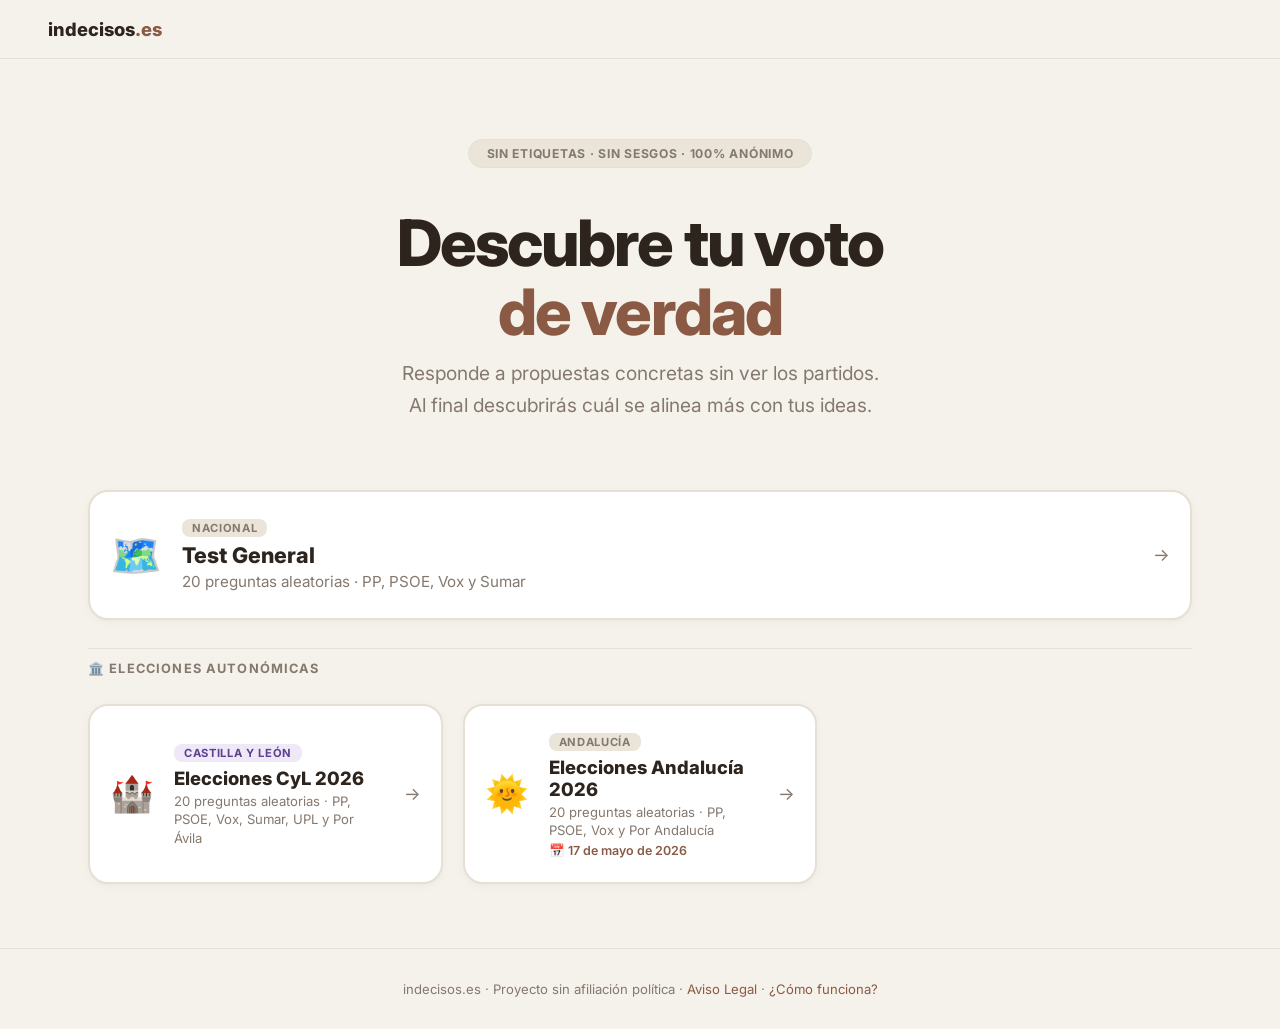
<file: index.html>
<!DOCTYPE html>
<html lang="es">
<head>
  <meta charset="UTF-8">
  <meta name="viewport" content="width=device-width, initial-scale=1.0">
  <title>indecisos.es — Orienta tu voto sin etiquetas</title>
  <link rel="preconnect" href="https://fonts.googleapis.com">
  <link href="https://fonts.googleapis.com/css2?family=Inter:wght@400;600;700;800&display=swap" rel="stylesheet">
  <link rel="icon" type="image/svg+xml" href="/favicon.svg">
  <link rel="icon" type="image/png" sizes="96x96" href="/favicon-96x96.png">
  <link rel="shortcut icon" href="/favicon.ico">
  <link rel="apple-touch-icon" sizes="180x180" href="/apple-touch-icon.png">
  <link rel="manifest" href="/site.webmanifest">
  <link rel="stylesheet" href="styles.css">
  <!-- SEO -->
  <meta name="description" content="Descubre qué partido político se alinea más con tus ideas. Tests para elecciones Generales, Andalucía y Castilla y León. 100% anónimo y gratuito.">
  <meta name="robots" content="index, follow">
  <link rel="canonical" href="https://indecisos.es/">
  <!-- Open Graph -->
  <meta property="og:type" content="website">
  <meta property="og:url" content="https://indecisos.es/">
  <meta property="og:title" content="indecisos.es — Descubre tu voto de verdad">
  <meta property="og:description" content="Responde a propuestas concretas sin ver los partidos. Al final descubrirás cuál se alinea más con tus ideas. 100% anónimo.">
  <meta property="og:image" content="https://indecisos.es/og-image.png">
  <meta property="og:locale" content="es_ES">
  <!-- Twitter Card -->
  <meta name="twitter:card" content="summary_large_image">
  <meta name="twitter:title" content="indecisos.es — Descubre tu voto de verdad">
  <meta name="twitter:description" content="Responde a propuestas concretas sin ver los partidos. 100% anónimo y gratuito.">
  <meta name="twitter:image" content="https://indecisos.es/og-image.png">
  <!-- Analytics: sustituir TU-DOMINIO por indecisos.es una vez configurado en plausible.io -->
  <script defer data-domain="indecisos.es" src="https://plausible.io/js/script.js"></script>
</head>
<body>

<nav class="site-nav">
  <a href="/" class="nav-logo">indecisos<span>.es</span></a>
</nav>

<section class="landing-hero">
  <span class="hero-badge">Sin etiquetas · Sin sesgos · 100% anónimo</span>
  <h1>Descubre tu voto<br><em>de verdad</em></h1>
  <p>Responde a propuestas concretas sin ver los partidos.<br>Al final descubrirás cuál se alinea más con tus ideas.</p>
</section>

<main class="landing-grid wrap">

<a href="generales/index.html" class="landing-card landing-card--nacional">
    <div class="lc-icon">🗺️</div>
    <div class="lc-body">
      <span class="lc-tag">Nacional</span>
      <h2 class="lc-title">Test General</h2>
      <p class="lc-desc">20 preguntas aleatorias · PP, PSOE, Vox y Sumar</p>
    </div>
    <span class="lc-arrow">→</span>
  </a>

  <div class="landing-section-title">
    <span>🏛️ Elecciones autonómicas</span>
  </div>

<a href="cyl/index.html" class="landing-card landing-card--cyl">
    <div class="lc-icon">🏰</div>
    <div class="lc-body">
      <span class="lc-tag lc-tag--cyl">Castilla y León</span>
      <h2 class="lc-title">Elecciones CyL 2026</h2>
      <p class="lc-desc">20 preguntas aleatorias · PP, PSOE, Vox, Sumar, UPL y Por Ávila</p>
    </div>
    <span class="lc-arrow">→</span>
  </a>

  <a href="andalucia/index.html" class="landing-card landing-card--andalucia">
    <div class="lc-icon">🌞</div>
    <div class="lc-body">
      <span class="lc-tag lc-tag--andalucia">Andalucía</span>
      <h2 class="lc-title">Elecciones Andalucía 2026</h2>
      <p class="lc-desc">20 preguntas aleatorias · PP, PSOE, Vox y Por Andalucía</p>
      <p class="lc-date">📅 17 de mayo de 2026</p>
    </div>
    <span class="lc-arrow">→</span>
  </a>

</main>

<footer class="site-footer">
  <p>indecisos.es · Proyecto sin afiliación política · <a href="aviso-legal.html">Aviso Legal</a> · <a href="como-funciona.html">¿Cómo funciona?</a></p>
</footer>

<script>if("serviceWorker" in navigator){navigator.serviceWorker.register("/sw.js").catch(()=>{})}</script>
</body>
</html>
</file>
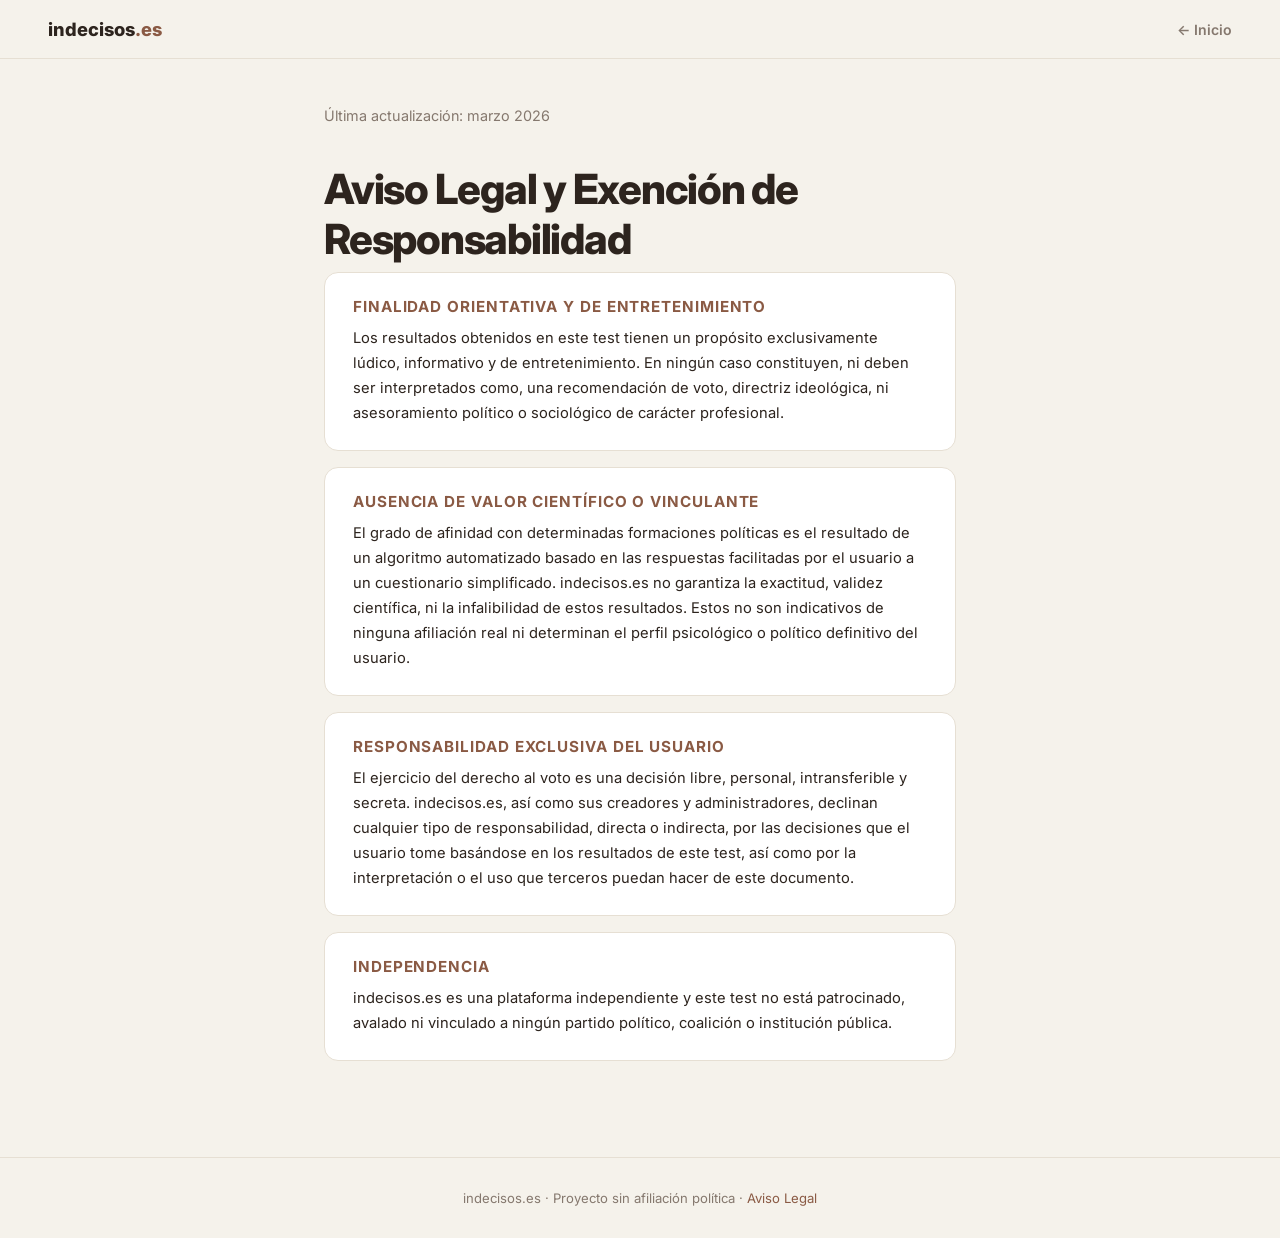
<file: aviso-legal.html>
<!DOCTYPE html>
<html lang="es">
<head>
  <meta charset="UTF-8">
  <meta name="viewport" content="width=device-width, initial-scale=1.0">
  <title>Aviso Legal — indecisos.es</title>
  <link rel="preconnect" href="https://fonts.googleapis.com">
  <link href="https://fonts.googleapis.com/css2?family=Inter:wght@400;600;700;800&display=swap" rel="stylesheet">
  <link rel="icon" type="image/svg+xml" href="/favicon.svg">
  <link rel="icon" type="image/png" sizes="96x96" href="/favicon-96x96.png">
  <link rel="shortcut icon" href="/favicon.ico">
  <link rel="apple-touch-icon" sizes="180x180" href="/apple-touch-icon.png">
  <link rel="manifest" href="/site.webmanifest">
  <link rel="stylesheet" href="styles.css">
  <style>
    .legal-wrap {
      max-width: 680px;
      margin: 0 auto;
      padding: 48px 24px 80px;
    }
    .legal-back {
      display: inline-block;
      font-size: 0.88rem;
      font-weight: 600;
      color: var(--muted);
      text-decoration: none;
      margin-bottom: 32px;
    }
    .legal-back:hover { color: var(--text); }
    .legal-title {
      font-size: clamp(1.8rem, 5vw, 2.6rem);
      font-weight: 800;
      letter-spacing: -0.03em;
      color: var(--text);
      margin-bottom: 8px;
    }
    .legal-subtitle {
      font-size: 0.9rem;
      color: var(--muted);
      margin-bottom: 40px;
    }
    .legal-section {
      background: var(--card);
      border: 1px solid var(--border);
      border-radius: 14px;
      padding: 24px 28px;
      margin-bottom: 16px;
    }
    .legal-section h2 {
      font-size: 0.95rem;
      font-weight: 700;
      color: var(--accent);
      text-transform: uppercase;
      letter-spacing: 0.06em;
      margin-bottom: 10px;
    }
    .legal-section p {
      font-size: 0.92rem;
      color: var(--text);
      line-height: 1.7;
    }
  </style>
</head>
<body>

<nav class="site-nav">
  <a href="index.html" class="nav-logo">indecisos<span>.es</span></a>
  <a href="index.html" class="nav-link">← Inicio</a>
</nav>

<div class="legal-wrap">
  <p class="legal-subtitle">Última actualización: marzo 2026</p>
  <h1 class="legal-title">Aviso Legal y Exención de Responsabilidad</h1>

  <div class="legal-section">
    <h2>Finalidad orientativa y de entretenimiento</h2>
    <p>Los resultados obtenidos en este test tienen un propósito exclusivamente lúdico, informativo y de entretenimiento. En ningún caso constituyen, ni deben ser interpretados como, una recomendación de voto, directriz ideológica, ni asesoramiento político o sociológico de carácter profesional.</p>
  </div>

  <div class="legal-section">
    <h2>Ausencia de valor científico o vinculante</h2>
    <p>El grado de afinidad con determinadas formaciones políticas es el resultado de un algoritmo automatizado basado en las respuestas facilitadas por el usuario a un cuestionario simplificado. indecisos.es no garantiza la exactitud, validez científica, ni la infalibilidad de estos resultados. Estos no son indicativos de ninguna afiliación real ni determinan el perfil psicológico o político definitivo del usuario.</p>
  </div>

  <div class="legal-section">
    <h2>Responsabilidad exclusiva del usuario</h2>
    <p>El ejercicio del derecho al voto es una decisión libre, personal, intransferible y secreta. indecisos.es, así como sus creadores y administradores, declinan cualquier tipo de responsabilidad, directa o indirecta, por las decisiones que el usuario tome basándose en los resultados de este test, así como por la interpretación o el uso que terceros puedan hacer de este documento.</p>
  </div>

  <div class="legal-section">
    <h2>Independencia</h2>
    <p>indecisos.es es una plataforma independiente y este test no está patrocinado, avalado ni vinculado a ningún partido político, coalición o institución pública.</p>
  </div>
</div>

<footer class="site-footer">
  <p>indecisos.es · Proyecto sin afiliación política · <a href="aviso-legal.html">Aviso Legal</a></p>
</footer>

</body>
</html>
</file>
<file: styles.css>
/* ══════════════════════════════════════════════
   indecisos.es — styles.css (v5 — limpio y definitivo)
   ══════════════════════════════════════════════ */

/* ── VARIABLES ── */
:root {
  --psoe:         #FF0000;
  --sumar:        #E91E8C;
  --pp:           #0056A2;
  --vox:          #63BE21;
  --bg:           #F5F2EB;
  --card:         #FFFFFF;
  --border:       #E6DFD3;
  --text:         #2D241E;
  --muted:        #85786E;
  --accent:       #8A5A44;
  --accent-hover: #734A36;
  --space-xs:  8px;
  --space-sm:  12px;
  --space-md:  20px;
  --space-lg:  32px;
  --space-xl:  48px;
  --space-2xl: 64px;
  --radius-sm:   8px;
  --radius-md:  12px;
  --radius-lg:  16px;
  --radius-xl:  20px;
  --radius-pill: 100px;
}

/* ── RESET ── */
*, *::before, *::after { box-sizing: border-box; margin: 0; padding: 0; }

body {
  font-family: 'Inter', sans-serif;
  background: var(--bg);
  color: var(--text);
  min-height: 100vh;
  overflow-x: hidden;
  -webkit-font-smoothing: antialiased;
}

/* ══════════════════════════════════════════════
   NAVEGACIÓN
   ══════════════════════════════════════════════ */
.site-nav {
  display: flex;
  align-items: center;
  justify-content: space-between;
  padding: 16px var(--space-md);
  border-bottom: 1px solid var(--border);
}
.nav-logo { font-weight: 800; font-size: 1.05rem; color: var(--text); text-decoration: none; }
.nav-logo span { color: var(--accent); }
.nav-link { font-size: 0.88rem; font-weight: 600; color: var(--muted); text-decoration: none; }
.nav-link:hover { color: var(--text); }

/* ══════════════════════════════════════════════
   LANDING — HERO
   ══════════════════════════════════════════════ */
.landing-hero {
  text-align: center;
  padding: var(--space-2xl) var(--space-md) var(--space-lg);
  max-width: 860px;
  margin: 0 auto;
}
.landing-hero h1 {
  font-size: clamp(2.6rem, 7vw, 4.8rem);
  font-weight: 800; line-height: 1.08; letter-spacing: -0.03em;
  margin: var(--space-md) 0 var(--space-sm);
}
.landing-hero h1 em { font-style: normal; color: var(--accent); }
.landing-hero p {
  font-size: 1.1rem; color: var(--muted);
  max-width: 520px; margin: 0 auto var(--space-md); line-height: 1.65;
}
.hero-badge {
  display: inline-block; background: #EBE5D9; border: 1px solid var(--border);
  border-radius: var(--radius-pill); padding: 6px 18px;
  font-size: 0.76rem; font-weight: 700; letter-spacing: 0.06em;
  color: var(--muted); text-transform: uppercase; margin-bottom: var(--space-md);
}

/* ══════════════════════════════════════════════
   LANDING — GRID DE TESTS
   ══════════════════════════════════════════════ */
.wrap { max-width: 960px; margin: 0 auto; padding: 0 var(--space-md) var(--space-2xl); }
.landing-grid { display: grid; grid-template-columns: 1fr; gap: var(--space-sm); padding-bottom: var(--space-2xl); }
.landing-section-title {
  grid-column: 1 / -1; display: flex; align-items: center;
  padding: var(--space-sm) 0 var(--space-xs); font-size: 0.8rem; font-weight: 700;
  color: var(--muted); text-transform: uppercase; letter-spacing: 0.09em;
  border-top: 1px solid var(--border); margin-top: var(--space-xs);
}
.landing-card {
  position: relative; display: flex; align-items: center; gap: var(--space-md);
  background: var(--card); border: 2px solid var(--border); border-radius: var(--radius-lg);
  padding: var(--space-md) 20px; text-decoration: none; color: var(--text);
  transition: transform 0.2s, box-shadow 0.2s, border-color 0.2s;
  box-shadow: 0 2px 8px rgba(45,36,30,0.04); overflow: hidden;
}
.landing-card:not(.landing-card--soon):hover { transform: translateY(-2px); box-shadow: 0 8px 24px rgba(45,36,30,0.10); }
.landing-card--cyl:hover      { border-color: #7B5EA7; }
.landing-card--andalucia:hover { border-color: #E67E00; }
.landing-card--nacional:hover  { border-color: var(--accent); }
.lc-tag--cyl      { background: #EEE8F7; color: #5D3F8F; }
.lc-tag--andalucia { background: #FFF3E0; color: #E65100; }
.landing-card--soon { cursor: default; opacity: 0.72; }
.lc-urgente-badge {
  position: absolute; top: 10px; right: 10px;
  background: #FFECEC; color: #C0392B; border: 1px solid #FFCDD2;
  border-radius: var(--radius-sm); padding: 3px 8px; font-size: 0.62rem; font-weight: 700;
  animation: pulse 1.8s ease-in-out infinite;
}
@keyframes pulse { 0%,100%{opacity:1} 50%{opacity:0.55} }
.lc-icon  { font-size: 2rem; flex-shrink: 0; }
.lc-body  { flex: 1; min-width: 0; }
.lc-tag {
  display: inline-block; background: #EBE5D9; color: var(--muted);
  border-radius: var(--radius-sm); padding: 2px 10px; font-size: 0.7rem; font-weight: 700;
  text-transform: uppercase; letter-spacing: 0.06em; margin-bottom: 5px;
}
.lc-tag--cyl { background: #EEE8F7; color: #5D3F8F; }
.lc-title { font-size: 1.05rem; font-weight: 800; margin-bottom: 3px; }
.lc-desc  { font-size: 0.82rem; color: var(--muted); line-height: 1.4; }
.lc-date  { font-size: 0.78rem; color: var(--accent); font-weight: 600; margin-top: 4px; }
.lc-arrow { font-size: 1.1rem; color: var(--muted); flex-shrink: 0; }
.lc-coming { font-size: 0.8rem; font-weight: 600; color: var(--muted); white-space: nowrap; }

/* ══════════════════════════════════════════════
   FOOTER
   ══════════════════════════════════════════════ */
.site-footer {
  text-align: center; padding: var(--space-lg) var(--space-md);
  border-top: 1px solid var(--border); font-size: 0.82rem; color: var(--muted);
}
.site-footer a { color: var(--accent); text-decoration: none; }
.site-footer a:hover { text-decoration: underline; }

/* ══════════════════════════════════════════════
   TEST — HERO DE INICIO
   ══════════════════════════════════════════════ */
.hero {
  text-align: center; padding: var(--space-2xl) var(--space-md) var(--space-xl);
  max-width: 700px; margin: 0 auto;
}
.hero h1 {
  font-size: clamp(2.2rem, 6vw, 3.6rem); font-weight: 800;
  line-height: 1.1; letter-spacing: -0.03em; color: var(--text); margin-bottom: var(--space-sm);
}
.hero p { font-size: 1.05rem; color: var(--muted); max-width: 480px; margin: 0 auto var(--space-lg); line-height: 1.65; }
.how-it-works {
  display: flex; gap: var(--space-sm); justify-content: center;
  flex-wrap: wrap; margin: 0 auto var(--space-lg); max-width: 560px;
}
.how-step {
  background: var(--card); border: 1px solid var(--border); border-radius: var(--radius-md);
  padding: var(--space-sm) var(--space-md); font-size: 0.85rem; color: var(--text);
  max-width: 170px; min-width: 130px; text-align: center; line-height: 1.5;
  box-shadow: 0 2px 8px rgba(45,36,30,0.04);
}
.step-icon { display: block; margin: 0 auto var(--space-xs); font-size: 1.5rem; color: var(--accent); }
.step-icon svg { width: 26px; height: 26px; }
.btn-start {
  display: block; width: 100%; max-width: 360px; margin: 0 auto;
  background: var(--accent); border: none; border-radius: var(--radius-md); padding: 16px;
  font-family: inherit; font-size: 1.05rem; font-weight: 700; color: white;
  cursor: pointer; box-shadow: 0 4px 14px rgba(138,90,68,0.28); transition: background 0.2s, transform 0.2s;
}
.btn-start:hover { background: var(--accent-hover); transform: translateY(-1px); }
.start-sub { text-align: center; color: var(--muted); font-size: 0.8rem; margin-top: var(--space-sm); }

/* ══════════════════════════════════════════════
   TEST — CARD + PROGRESO
   ══════════════════════════════════════════════ */
.card {
  background: var(--card); border: 1px solid var(--border); border-radius: var(--radius-lg);
  padding: var(--space-lg); box-shadow: 0 8px 24px -4px rgba(45,36,30,0.07);
}
.progress-wrap { display: flex; align-items: center; gap: var(--space-sm); margin-bottom: var(--space-lg); }
.progress-track { flex: 1; height: 6px; background: #EBE5D9; border-radius: 10px; overflow: hidden; }
.progress-fill { height: 100%; background: var(--accent); border-radius: 10px; transition: width 0.5s ease, background-color 0.4s ease; }
.progress-label { font-size: 0.85rem; color: var(--muted); font-weight: 600; white-space: nowrap; min-width: 54px; text-align: right; }

/* ── Pregunta ── */
.topic-chip {
  display: inline-block; background: #EBE5D9; border: 1px solid var(--border);
  color: var(--muted); border-radius: var(--radius-sm); padding: 4px 12px;
  font-size: 0.73rem; font-weight: 700; letter-spacing: 0.05em; text-transform: uppercase;
  margin-bottom: var(--space-sm); transition: background 0.3s, color 0.3s, border-color 0.3s;
}
.proposal-box {
  background: #FAF8F4; border: 1px solid var(--border); border-radius: var(--radius-md);
  padding: var(--space-md) 22px; margin-bottom: var(--space-lg);
}
.proposal-text { font-size: 1.15rem; font-weight: 600; line-height: 1.6; color: var(--text); }

/* ── Botones de voto ── */
.vote-grid { display: grid; grid-template-columns: repeat(3,1fr); gap: var(--space-sm); }
.vote-btn {
  background: #FAF8F4; border: 2px solid var(--border); border-radius: var(--radius-md);
  padding: 18px var(--space-xs); text-align: center; font-family: inherit; cursor: pointer;
  transition: border-color 0.2s, background 0.2s, transform 0.15s;
  display: flex; flex-direction: column; align-items: center; gap: 7px; color: var(--text);
}
.vote-btn:hover { border-color: #D4C9B8; background: #F5F2EB; }
.vote-btn:active { transform: scale(0.97); }
.v-icon { display: flex; align-items: center; justify-content: center; color: var(--muted); transition: transform 0.2s, color 0.2s; }
.v-icon svg { width: 28px; height: 28px; }
.vote-btn:hover .v-icon svg { transform: scale(1.15); }
.v-label { font-size: 0.88rem; font-weight: 700; line-height: 1.2; }
.v-sub   { font-size: 0.73rem; color: var(--muted); }
.vote-btn.agree.selected   { border-color: #4CAF50; background: #F2FBF3; }
.vote-btn.agree.selected .v-icon, .vote-btn.agree.selected .v-label { color: #2E7D32; }
.vote-btn.against.selected { border-color: #E53935; background: #FEF4F4; }
.vote-btn.against.selected .v-icon, .vote-btn.against.selected .v-label { color: #C62828; }
.vote-btn.abstain.selected { border-color: #FB8C00; background: #FFF8F0; }
.vote-btn.abstain.selected .v-icon, .vote-btn.abstain.selected .v-label { color: #E65100; }
@keyframes voteBounce { 0%{transform:scale(1)} 35%{transform:scale(1.07)} 65%{transform:scale(0.97)} 100%{transform:scale(1)} }
.vote-btn.bounce { animation: voteBounce 0.32s cubic-bezier(0.34,1.56,0.64,1) both; }

/* ── Navegación prev/next ── */
.nav { display: flex; gap: var(--space-sm); margin-top: var(--space-lg); }
.btn-prev {
  background: #FAF8F4; border: 1px solid var(--border); border-radius: var(--radius-md);
  padding: 13px var(--space-md); font-family: inherit; font-size: 0.9rem;
  font-weight: 600; color: var(--muted); cursor: pointer; transition: background 0.2s, color 0.2s; white-space: nowrap;
}
.btn-prev:hover { background: #EBE5D9; color: var(--text); }
.btn-next {
  flex: 1; background: var(--accent); border: none; border-radius: var(--radius-md);
  padding: 14px; font-family: inherit; font-size: 0.97rem; font-weight: 700; color: white;
  cursor: pointer; transition: background 0.2s, transform 0.2s; box-shadow: 0 4px 12px rgba(138,90,68,0.22);
}
.btn-next:hover:not(:disabled) { transform: translateY(-1px); background: var(--accent-hover); }
.btn-next:disabled { opacity: 0.38; cursor: not-allowed; transform: none; box-shadow: none; background: var(--muted); }

/* ══════════════════════════════════════════════
   RESULTADOS
   ══════════════════════════════════════════════ */
.results-header { text-align: center; margin-bottom: var(--space-lg); }
.results-header .badge {
  display: inline-block; background: #EBE5D9; border: 1px solid var(--border);
  border-radius: var(--radius-pill); padding: 5px 16px; font-size: 0.74rem; font-weight: 700;
  color: var(--muted); letter-spacing: 0.05em; text-transform: uppercase; margin-bottom: var(--space-sm);
}
.results-header h2 { font-size: 1.8rem; font-weight: 800; letter-spacing: -0.02em; color: var(--text); }
.results-list { display: grid; gap: var(--space-sm); }

/* Tarjeta ganador */
.result-winner-card {
  text-align: center; padding: var(--space-lg) var(--space-md); margin-bottom: var(--space-lg);
  border-radius: var(--radius-lg); border: 2px solid var(--border);
  background: linear-gradient(160deg, #FDFCF9 0%, #F5F2EB 100%); position: relative; overflow: hidden;
}
.result-winner-card::before {
  content: ''; position: absolute; top: 0; left: 0; right: 0; height: 4px;
  background: var(--winner-color, var(--accent)); border-radius: var(--radius-lg) var(--radius-lg) 0 0;
}
.result-winner-logo {
  width: 72px; height: 72px; background: white; border: 2px solid var(--border);
  border-radius: var(--radius-lg); overflow: hidden; display: flex; align-items: center;
  justify-content: center; margin: 0 auto var(--space-sm); padding: 8px; box-shadow: 0 4px 16px rgba(45,36,30,0.1);
}
.result-winner-logo img { width: 100%; height: 100%; object-fit: contain; }
.result-winner-name { font-size: 1.6rem; font-weight: 800; letter-spacing: -0.02em; margin-bottom: 4px; }
.result-winner-pct  { font-size: 3rem; font-weight: 800; letter-spacing: -0.04em; line-height: 1; margin: var(--space-xs) 0 4px; }
.result-winner-msg  { font-size: 0.88rem; color: var(--muted); margin-top: var(--space-xs); }

/* Filas partidos */
.result-row {
  display: flex; align-items: center; gap: var(--space-md);
  background: #FAF8F4; border: 1px solid var(--border); border-radius: var(--radius-md);
  padding: var(--space-sm) var(--space-md); position: relative; overflow: hidden;
  opacity: 0; transform: translateY(14px);
  transition: opacity 0.4s ease, transform 0.4s ease, border-color 0.3s;
}
.result-row.visible { opacity: 1; transform: translateY(0); }
.result-row.top { border-width: 2px; background: var(--card); box-shadow: 0 4px 14px rgba(45,36,30,0.06); }
.result-logo-big {
  width: 46px; height: 46px; min-width: 46px; background: var(--card);
  border: 1px solid var(--border); border-radius: var(--radius-sm);
  display: flex; align-items: center; justify-content: center; padding: 5px; overflow: hidden;
}
.result-logo-big img { width: 100%; height: 100%; object-fit: contain; }
.logo-initial {
  width: 100%; height: 100%; display: flex; align-items: center; justify-content: center;
  font-weight: 800; font-size: 1rem; color: white; border-radius: 6px;
}
.result-info { flex: 1; min-width: 0; }
.result-name-row { display: flex; align-items: center; gap: var(--space-xs); margin-bottom: 7px; }
.r-name { font-weight: 700; font-size: 0.98rem; color: var(--text); }
.top-badge {
  background: #F4E8D6; color: #8A5A44; border: 1px solid #E6D2B5;
  border-radius: 6px; padding: 2px 7px; font-size: 0.62rem; font-weight: 700; text-transform: uppercase;
}
.result-bar-bg { height: 8px; background: #EBE5D9; border-radius: 10px; overflow: hidden; }
.result-bar-fill { height: 100%; border-radius: 10px; transition: width 1.2s ease-out; }
.result-pct { font-size: 1.15rem; font-weight: 800; min-width: 52px; text-align: right; letter-spacing: -0.02em; }

.disclaimer { font-size: 0.8rem; color: var(--muted); text-align: center; margin-top: var(--space-lg); line-height: 1.65; }
.section-divider { border: none; border-top: 1px solid var(--border); margin: var(--space-lg) 0; }
.snapshot-footer {
  text-align: center; font-size: 0.73rem; font-weight: 700; color: var(--muted);
  letter-spacing: 0.08em; text-transform: uppercase; margin-top: var(--space-lg);
  padding-top: var(--space-sm); border-top: 1px solid var(--border);
}
.btn-restart {
  width: 100%; background: #FAF8F4; border: 1px solid var(--border); border-radius: var(--radius-md);
  padding: 14px; font-family: inherit; font-size: 0.95rem; font-weight: 600; color: var(--text);
  cursor: pointer; margin-top: var(--space-md); transition: background 0.2s;
}
.btn-restart:hover { background: #EBE5D9; }

/* ── DESGLOSE POR TEMAS ── */
.topic-breakdown {
  background: var(--card);
  border: 1px solid var(--border);
  border-radius: var(--radius-lg);
  padding: var(--space-md);
  margin-top: var(--space-sm);
}
.tb-title {
  font-size: 0.78rem;
  font-weight: 700;
  text-transform: uppercase;
  letter-spacing: 0.07em;
  color: var(--muted);
  margin-bottom: var(--space-sm);
}
.tb-grid {
  display: grid;
  grid-template-columns: 1fr 1fr;
  gap: 8px;
}
.tb-item {
  display: flex;
  flex-direction: column;
  gap: 4px;
  background: #FAF8F4;
  border-radius: var(--radius-sm);
  padding: 10px 12px;
}
.tb-topic {
  display: inline-block;
  border-radius: 4px;
  border: 1px solid;
  padding: 2px 8px;
  font-size: 0.68rem;
  font-weight: 700;
  text-transform: uppercase;
  letter-spacing: 0.05em;
  align-self: flex-start;
}
.tb-party {
  font-size: 0.88rem;
  color: var(--muted);
}
.tb-party strong { font-weight: 800; }
.tb-note {
  font-size: 0.73rem;
  color: var(--muted);
  text-align: center;
  margin-top: var(--space-xs);
}

/* ── ACCESIBILIDAD: foco visible en botones de voto ── */
.vote-btn:focus-visible {
  outline: 3px solid var(--accent);
  outline-offset: 2px;
}
.btn-next:focus-visible,
.btn-prev:focus-visible,
.btn-start:focus-visible {
  outline: 3px solid var(--accent);
  outline-offset: 2px;
}

/* ── HINT TECLADO ── */
.keyboard-hint {
  text-align: center;
  font-size: 0.72rem;
  color: var(--muted);
  margin-top: 10px;
  opacity: 0.7;
}
.keyboard-hint kbd {
  display: inline-block;
  background: #EBE5D9;
  border: 1px solid #D4C9B8;
  border-radius: 4px;
  padding: 1px 5px;
  font-size: 0.68rem;
  font-family: inherit;
}

/* Descargar */
.download-actions { display: flex; gap: var(--space-sm); margin-top: var(--space-md); flex-wrap: wrap; }
.btn-download {
  flex: 1; min-width: 140px; background: var(--card); border: 1.5px solid var(--border);
  border-radius: var(--radius-md); padding: 13px var(--space-md); font-family: inherit;
  font-size: 0.9rem; font-weight: 600; color: var(--text); cursor: pointer;
  transition: background 0.2s, border-color 0.2s, transform 0.2s; text-align: center;
}
.btn-download:hover:not(:disabled) { background: #EBE5D9; border-color: var(--accent); transform: translateY(-1px); }
.btn-download:disabled { opacity: 0.5; cursor: wait; }

/* Compartir */
.share-actions { display: flex; gap: var(--space-sm); margin-top: var(--space-md); flex-wrap: wrap; }
.btn-share {
  flex: 1; min-width: 120px; display: flex; align-items: center; justify-content: center; gap: 7px;
  border: none; border-radius: var(--radius-md); padding: 13px var(--space-sm);
  font-family: inherit; font-size: 0.88rem; font-weight: 700; cursor: pointer;
  transition: background 0.2s, transform 0.2s; text-decoration: none;
}
.btn-share--whatsapp { background: #25D366; color: white; }
.btn-share--whatsapp:hover { background: #1dba59; transform: translateY(-1px); }
.btn-share--twitter  { background: #000; color: white; }
.btn-share--twitter:hover  { background: #222; transform: translateY(-1px); }
.btn-share--copy { background: var(--card); color: var(--text); border: 1.5px solid var(--border); }
.btn-share--copy:hover { background: #EBE5D9; transform: translateY(-1px); }

/* Donaciones */
.donation-section {
  margin-top: var(--space-md); background: var(--card); border: 1.5px solid var(--border);
  border-radius: var(--radius-lg); padding: var(--space-lg); text-align: center;
}
.donation-icon { font-size: 2rem; display: block; margin-bottom: var(--space-xs); }
.donation-title { font-size: 1.05rem; font-weight: 800; color: var(--text); margin-bottom: 6px; letter-spacing: -0.02em; }
.donation-desc { font-size: 0.86rem; color: var(--muted); line-height: 1.65; max-width: 400px; margin: 0 auto var(--space-md); }
.donation-buttons { display: flex; gap: var(--space-sm); justify-content: center; flex-wrap: wrap; }
.btn-donate {
  display: inline-flex; align-items: center; gap: 8px; padding: 13px var(--space-md);
  border-radius: var(--radius-md); font-family: inherit; font-size: 0.9rem; font-weight: 700;
  text-decoration: none; cursor: pointer; border: none; transition: background 0.2s, transform 0.2s; white-space: nowrap;
}
.btn-donate--paypal { background: #003087; color: #fff; }
.btn-donate--paypal:hover { background: #001f5c; transform: translateY(-1px); }
.btn-donate--stripe { background: #635BFF; color: #fff; }
.btn-donate--stripe:hover { background: #4f47e0; transform: translateY(-1px); }
.donation-note { font-size: 0.75rem; color: var(--muted); margin-top: var(--space-sm); }

/* Badge siempre en bloque, centrado */
.hero .hero-badge { display: block; margin-bottom: 18px; }
.hidden { display: none !important; }
.fade-in { animation: fadeUp 0.4s ease-out both; }
@keyframes fadeUp { from { opacity:0; transform:translateY(12px); } to { opacity:1; transform:translateY(0); } }

/* ══════════════════════════════════════════════
   TABLET (≥ 600px)
   ══════════════════════════════════════════════ */
@media (min-width: 600px) {
  .landing-grid { grid-template-columns: repeat(2, 1fr); }
  .landing-card--nacional { grid-column: 1 / -1; }
}

/* ══════════════════════════════════════════════
   DESKTOP (≥ 960px)
   ══════════════════════════════════════════════ */
@media (min-width: 960px) {
  .site-nav { padding: 18px var(--space-xl); max-width: 100%; }
  .nav-logo { font-size: 1.15rem; }

  .landing-hero { padding: 80px var(--space-xl) var(--space-xl); max-width: 1200px; }
  .landing-hero h1 { font-size: clamp(3.2rem, 5vw, 5.2rem); }
  .landing-hero p { font-size: 1.2rem; max-width: 620px; }

  .wrap { max-width: 1200px; padding: 0 var(--space-xl) var(--space-2xl); }
  .landing-grid { grid-template-columns: repeat(3, 1fr); gap: var(--space-md); }
  .landing-card--nacional { grid-column: 1 / -1; padding: var(--space-lg); }
  .landing-card--nacional .lc-icon { font-size: 2.6rem; }
  .landing-card--nacional .lc-title { font-size: 1.35rem; }
  .landing-card--nacional .lc-desc { font-size: 0.95rem; }
  .landing-card { padding: 24px var(--space-md); border-radius: var(--radius-xl); min-height: 130px; }
  .lc-title { font-size: 1.15rem; }
  .lc-icon  { font-size: 2.2rem; }

  .hero { padding: 72px var(--space-xl) var(--space-xl); max-width: 820px; }
  .hero h1 { font-size: clamp(2.6rem, 4vw, 3.8rem); }
  .hero p  { font-size: 1.1rem; max-width: 580px; }
  .how-it-works { max-width: 660px; gap: var(--space-md); }
  .how-step { max-width: 200px; padding: var(--space-sm) var(--space-md); }
  .btn-start { max-width: 400px; padding: 18px; font-size: 1.1rem; }

  #step-quiz.wrap, #step-results.wrap { max-width: 1060px; padding: var(--space-lg) var(--space-xl) var(--space-2xl); }
  #step-quiz .card {
    display: grid; grid-template-columns: 1fr 1fr;
    column-gap: var(--space-xl); padding: var(--space-xl);
  }
  #step-quiz .progress-wrap { grid-column: 1 / -1; }
  #step-quiz .topic-chip    { grid-column: 1; grid-row: 2; align-self: start; }
  #step-quiz .proposal-box  { grid-column: 1; grid-row: 3; margin-top: var(--space-sm); margin-bottom: 0; }
  #step-quiz .vote-grid     { grid-column: 2; grid-row: 2 / 5; align-self: center; grid-template-columns: 1fr; gap: var(--space-sm); }
  #step-quiz .vote-btn      { flex-direction: row; padding: var(--space-md); text-align: left; gap: var(--space-sm); justify-content: flex-start; }
  #step-quiz .v-icon        { margin-bottom: 0; }
  #step-quiz .v-label       { font-size: 1rem; }
  #step-quiz .nav           { grid-column: 1 / -1; margin-top: var(--space-xl); }

  #step-results .card { padding: var(--space-xl); }
  #step-results .results-list { grid-template-columns: 1fr 1fr; gap: var(--space-sm); }
  #step-results .result-row.top { grid-column: 1 / -1; }
  .result-winner-card  { padding: var(--space-xl) var(--space-lg); }
  .result-winner-pct   { font-size: 3.6rem; }
  .result-winner-name  { font-size: 2rem; }
  .result-winner-logo  { width: 86px; height: 86px; }
  .proposal-text       { font-size: 1.2rem; }
  .result-row          { padding: var(--space-sm) var(--space-md); }
  .btn-download, .btn-share { font-size: 0.95rem; padding: 14px var(--space-md); }
  .site-footer { padding: var(--space-lg) var(--space-xl); }
}

/* ══════════════════════════════════════════════
   MÓVIL (≤ 599px)
   ══════════════════════════════════════════════ */
@media (max-width: 599px) {

  /* ── CONSTANTE DE MARGEN LATERAL MÓVIL ── */
  /* Todos los elementos usan 16px de margen del borde de pantalla */

  /* NAV */
  .site-nav { padding: 14px 16px; }

  /* LANDING HERO */
  .landing-hero { padding: 40px 20px 28px; max-width: 100%; }
  .landing-hero h1 { font-size: clamp(2.2rem, 10vw, 3rem); margin: 12px 0 14px; }
  .landing-hero p  { font-size: 0.98rem; max-width: 100%; }

  /* WRAP — margen lateral base */
  .wrap { padding: 0 16px 48px; }

  /* LANDING GRID — padding lateral explícito para que las cards no toquen el borde */
  .landing-grid {
    grid-template-columns: 1fr;
    gap: 12px;
    padding: 0 16px 48px;
  }
  .landing-card--nacional,
  .landing-card--cyl,
  .landing-card--andalucia,
  .landing-card--soon { grid-column: 1 / -1; }

  /* CARDS DE LA LANDING */
  .landing-card {
    flex-direction: row;
    align-items: center;
    padding: 18px 16px;
    min-height: auto;
    border-radius: 16px;
    gap: 14px;
  }
  .lc-icon  { font-size: 1.8rem; flex-shrink: 0; }
  .lc-title { font-size: 0.97rem; }
  .lc-desc  { font-size: 0.78rem; line-height: 1.45; }
  .lc-tag   { font-size: 0.66rem; margin-bottom: 4px; }

  /* HERO DEL TEST */
  .hero { padding: 28px 16px 24px; }
  .hero-badge { font-size: 0.72rem; padding: 5px 14px; margin-bottom: 10px; }
  .hero h1 { font-size: clamp(1.9rem, 9vw, 2.4rem); margin-bottom: 8px; }
  .hero p  { font-size: 0.95rem; margin-bottom: 20px; line-height: 1.55; max-width: 100%; }

  /* PASOS "CÓMO FUNCIONA" — fila horizontal de 3 */
  .how-it-works {
    flex-direction: row;
    flex-wrap: nowrap;
    gap: 8px;
    margin: 0 auto 20px;
    max-width: 100%;
  }
  .how-step {
    flex: 1;
    min-width: 0;
    max-width: none;
    width: auto;
    padding: 12px 8px;   /* suficiente aire interno */
    font-size: 0.74rem;
    line-height: 1.35;
    border-radius: 10px;
  }
  .step-icon { font-size: 1.2rem; margin-bottom: 4px; }

  /* BOTÓN INICIO */
  .btn-start { max-width: 100%; padding: 15px 16px; font-size: 1rem; }
  .start-sub { font-size: 0.76rem; margin-top: 8px; }

  /* CARD DEL QUIZ */
  .card { padding: 20px 16px; }  /* 16px lateral, 20px vertical */

  /* BARRA PROGRESO */
  .progress-wrap { margin-bottom: 20px; }

  /* PREGUNTA */
  .proposal-box { padding: 14px 16px; margin-bottom: 20px; }
  .proposal-text { font-size: 1.02rem; }

  /* BOTONES DE VOTO */
  .vote-grid { grid-template-columns: 1fr; gap: 8px; }
  .vote-btn {
    flex-direction: row;
    padding: 13px 16px;   /* 16px horizontal consistente */
    text-align: left;
    gap: 14px;
    justify-content: flex-start;
    border-radius: 10px;
  }
  .v-icon { margin-bottom: 0; }
  .v-label { font-size: 0.9rem; }

  /* NAVEGACIÓN PREV/NEXT */
  .nav { margin-top: 20px; gap: 8px; }
  .btn-prev { padding: 13px 14px; font-size: 0.88rem; }
  .btn-next { padding: 13px 16px; font-size: 0.95rem; }

  /* RESULTADOS */
  .results-header { margin-bottom: 20px; }
  .result-winner-card { padding: 24px 16px 20px; margin-bottom: 16px; }
  .result-winner-pct  { font-size: 2.4rem; }
  .result-winner-name { font-size: 1.4rem; }
  .result-winner-logo { width: 60px; height: 60px; }
  .results-list { grid-template-columns: 1fr; gap: 8px; }
  .result-row { padding: 12px 14px; gap: 12px; }
  .result-logo-big { width: 38px; height: 38px; min-width: 38px; }
  .r-name { font-size: 0.92rem; }
  .result-pct { font-size: 1rem; min-width: 44px; }
  .result-bar-bg { height: 6px; }

  /* DISCLAIMER Y BOTONES INFERIORES */
  .disclaimer { margin-top: 20px; }
  .section-divider { margin: 16px 0; }
  .btn-restart { padding: 13px 16px; margin-top: 12px; }
  .download-actions { flex-direction: column; gap: 8px; margin-top: 12px; }
  .share-actions    { flex-direction: column; gap: 8px; margin-top: 12px; }
  .donation-buttons { flex-direction: column; gap: 8px; }
  .btn-download, .btn-share, .btn-donate {
    width: 100%;
    justify-content: center;
    padding: 13px 16px;
  }

  /* DONACIONES */
  .donation-section { padding: 20px 16px; margin-top: 12px; }
  .donation-desc { font-size: 0.84rem; }

  /* FOOTER */
  .site-footer { padding: 20px 16px; font-size: 0.8rem; }
}
</file>
